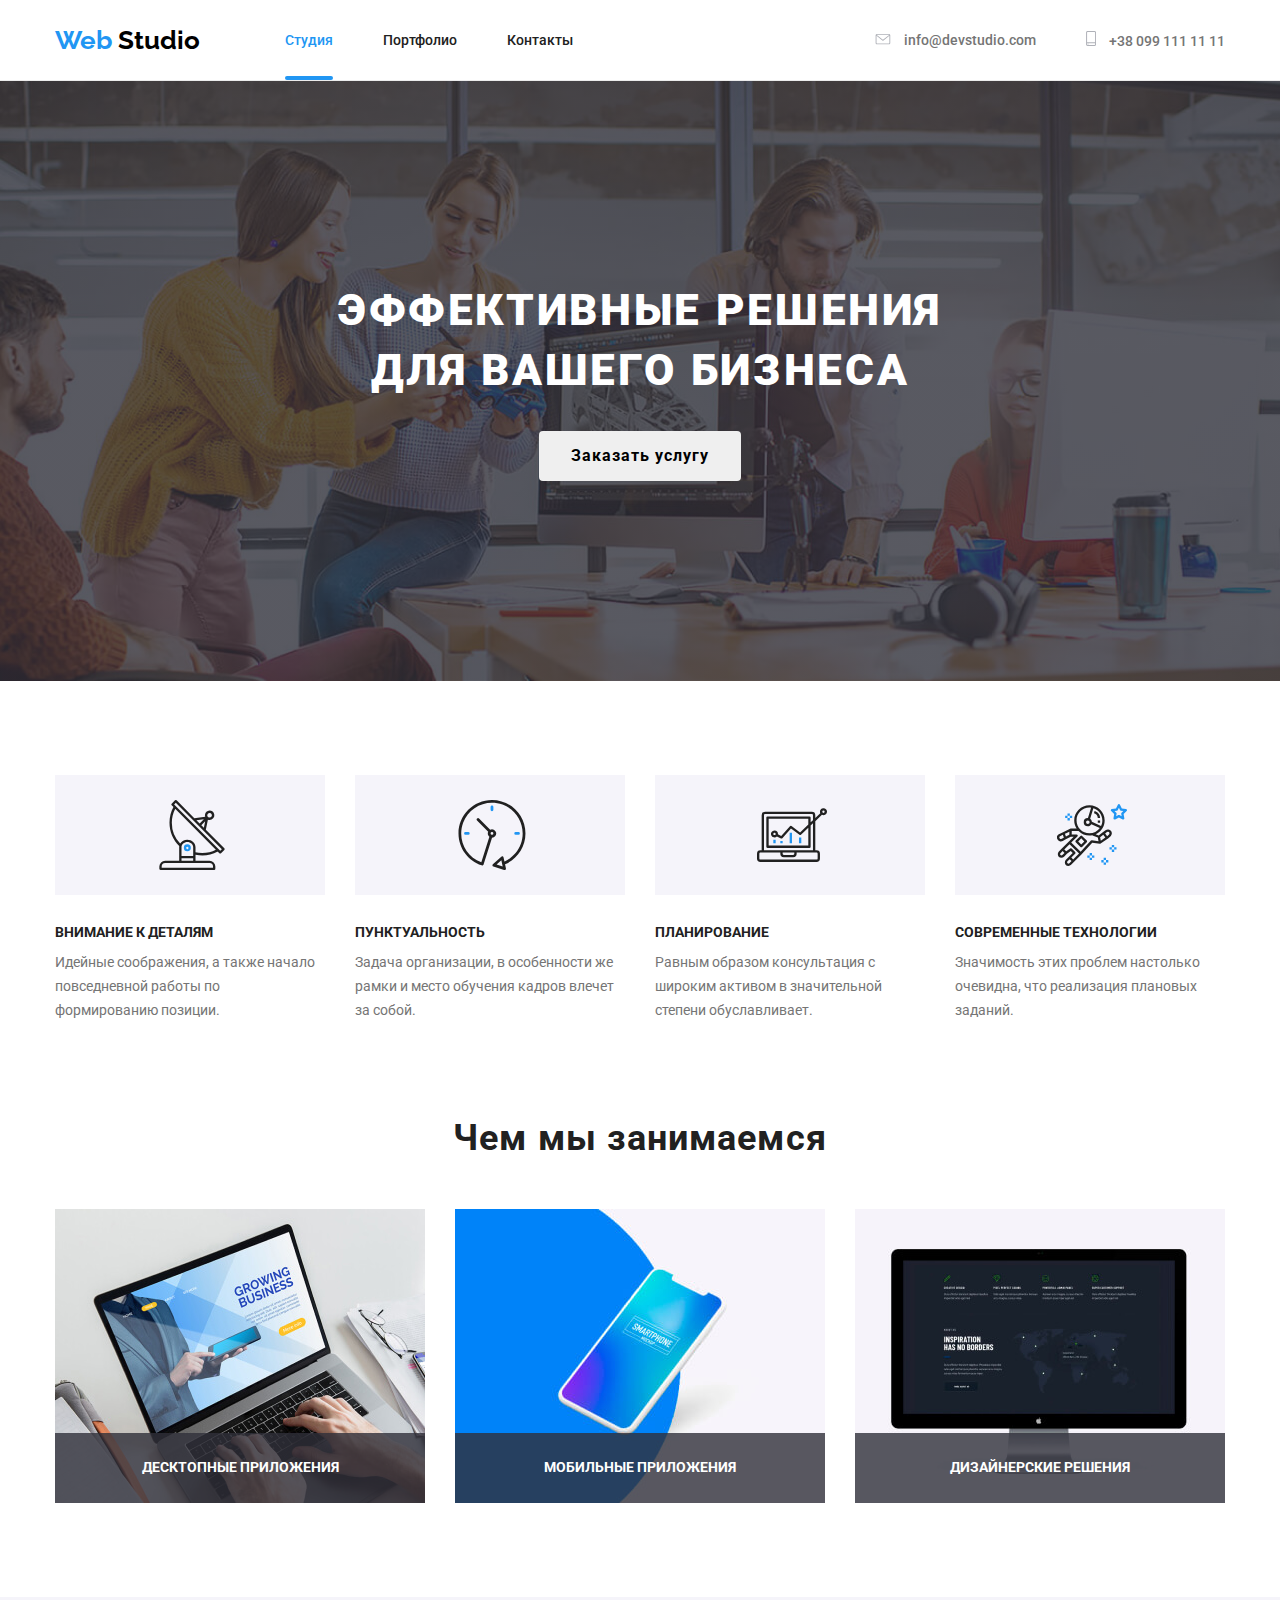
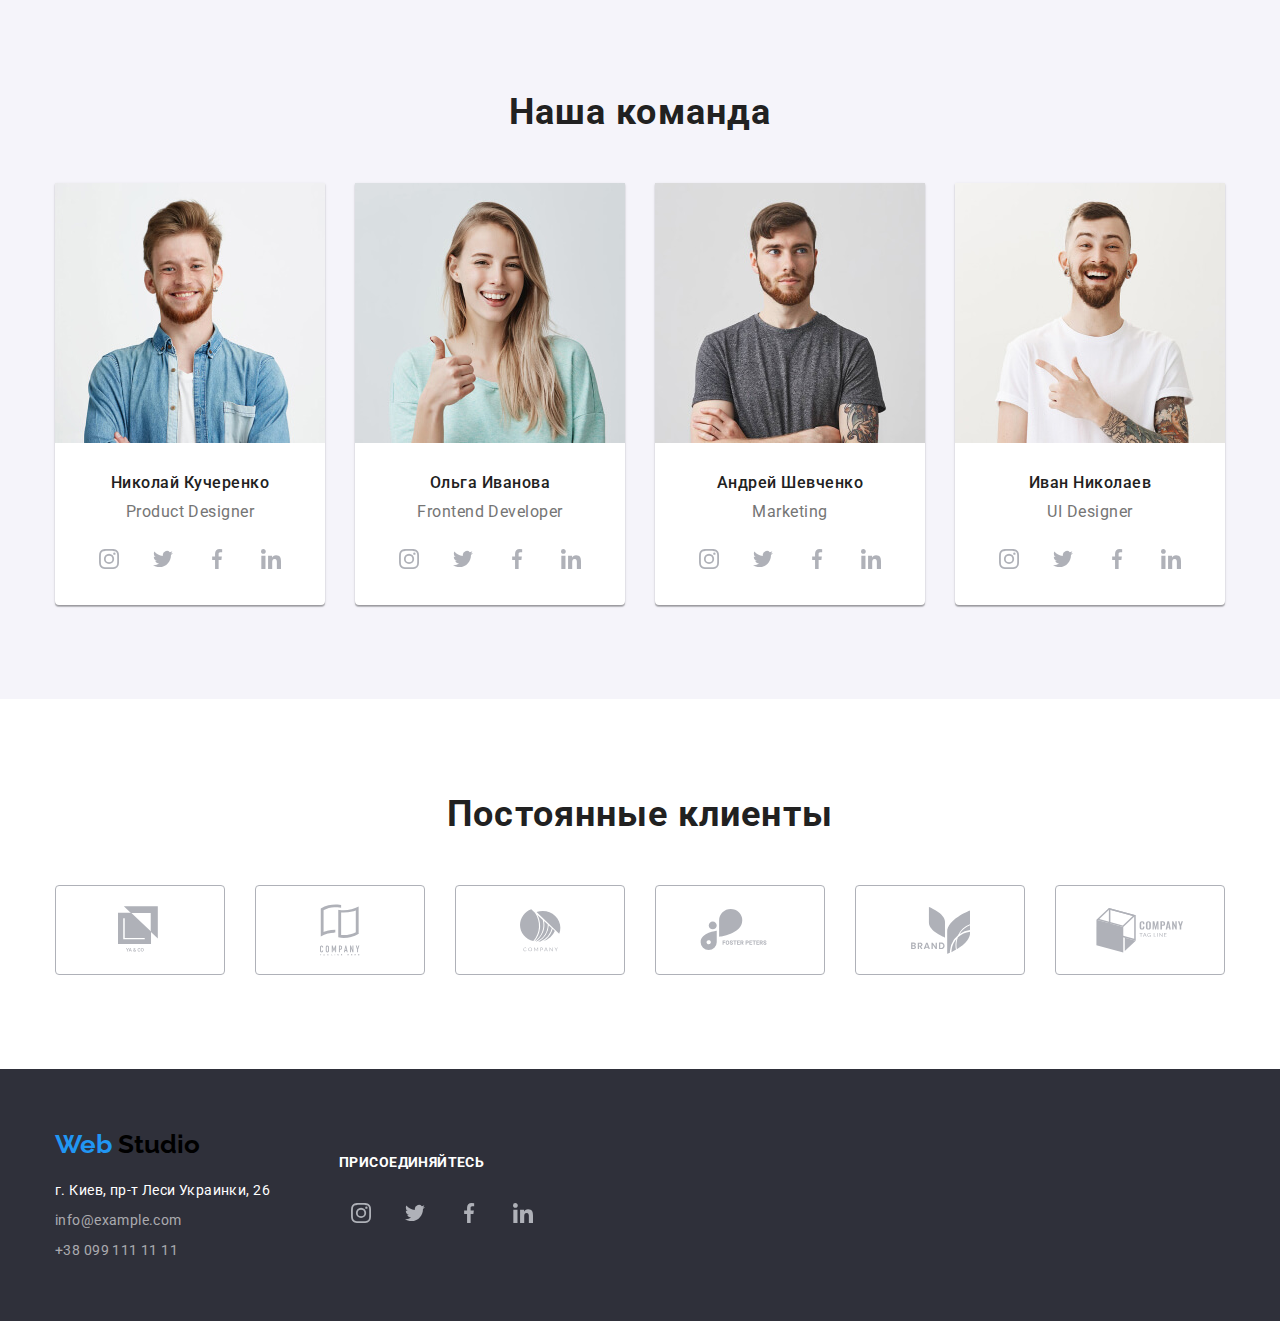
<file: index.html>
<!DOCTYPE html>
<html lang="ru">
  <head>
    <meta charset="UTF-8" />
    <meta name="viewport" content="width=device-width, initial-scale=1.0" />
    <title>Студия</title>
    <link href="https://fonts.googleapis.com/css2?family=Raleway:wght@700&family=Roboto:wght@400;500;700;900&display=swap" rel="stylesheet">
    <link rel="stylesheet" href="css/normalize.css">
    <link rel="stylesheet" href="css/styles.css">
    <link rel="stylesheet" href="css/animate.css">
  </head>
  <body>
    
    <header class="header-box">
      <!--WebStudio main information-->
      <div class="header-box-container container">
        <nav class="header-box-navigation">
          <a class="web-studio-logo web-studio-header-logo link" href="./index.html">
            <span class="web-logo-part">Web</span> 
            <span class="studio-logo-part">Studio</span>
          </a>
          <ul class="web-studio-menu list">
            <li class="web-studio-item">
              <a class="web-studio-item-link web-studio-item-link-active link"  href="./index.html">Студия</a>
            </li>
            <li class="web-studio-item">
              <a class="web-studio-item-link link" href="./portfolio.html">Портфолио</a>
            </li>
            <li class="web-studio-item">
              <a class="web-studio-item-link link" href="">Контакты</a>
            </li>
          </ul>
        </nav>
        <address class="contacts">
            <ul class="contacts-menu list">
              <li class="contacts-menu-item">
                <a class="contacts-menu-item-link contacts-menu-item-mailto contacts-menu-item-link-active link"  href="mailto:info@devstudio.com">
                <svg class="icon-envelope-svg">
                  <use href="./images/sprite.svg#icon-envelope">
                  </use>
                </svg>
                  <span class="mailto-text">info@devstudio.com
                </span>
                </a>
              </li>
              <li class="contacts-menu-item">
                <a class="contacts-menu-item-link contacts-menu-item-tel link"   href="tel:+380991111111">
                  <svg class="icon-smartphone-svg">
                    <use href="./images/sprite.svg#icon-smartphone">
                    </use>
                  </svg>
                  <span class="tel-number">+38 099 111 11 11
                  </span>
                </a>
              </li>
            </ul>
        </address>
      </div>
    </header>
    
    <main class="main">

      <!--Hero section-->

      <section class="hero-section">
        <div class="hero-section-overlay">
          <div class="hero-section-container container">
            <h1 class="hero-section-title">
            Эффективные решения
            <br />
            для вашего бизнеса
            </h1>
             <button data-modal-open class="hero-section-button" type="button" aria-label="Заказать услугу">Заказать услугу
             </button>
            </div>
          </div>
        </div>
      </section>

      <!--Our strengths section-->

      <section class="our-strengths-section">
        <div class="our-strengths-section-container container">
          <h2 class="our-strengths-section-title is-hidden" hidden>Наши сильные стороны</h2>
            <ul class="our-strengths-list list">
              <li class="our-strengths-item">
                <div class="our-strengths-section-pics">
                  <svg class="our-strengths-section-svg">
                    <use href="./images/sprite.svg#icon-antenna-1">
                    </use>
                  </svg>
                </div>
                <h3 class="our-strengths-item-title">Внимание к деталям</h3>
                <p class="our-strengths-item-info">
                 Идейные соображения, а также начало повседневной работы по
                 формированию позиции.
                </p>
              </li>
              <li class="our-strengths-item">
                <div class="our-strengths-section-pics">
                  <svg class="our-strengths-section-svg">
                    <use href="./images/sprite.svg#icon-clock-2">
                    </use>
                  </svg>
                </div>
                <h3 class="our-strengths-item-title">Пунктуальность</h3>
                <p class="our-strengths-item-info">
                Задача организации, в особенности же рамки и место обучения кадров
                влечет за собой.
                </p>
              </li>
              <li class="our-strengths-item" >
                <div class="our-strengths-section-pics">
                  <svg class="our-strengths-section-svg">
                    <use href="./images/sprite.svg#icon-diagram-3">
                    </use>
                  </svg>
                </div>
                <h3 class="our-strengths-item-title">Планирование</h3>
                <p class="our-strengths-item-info">
                Равным образом консультация с широким активом в значительной
                степени обуславливает.
                </p>
              </li>
              <li class="our-strengths-item">
                <div class="our-strengths-section-pics">
                  <svg class="our-strengths-section-svg">
                    <use href="./images/sprite.svg#icon-astronaut-4">
                    </use>
                  </svg>
                </div>
                <h3 class="our-strengths-item-title">Современные технологии</h3>
                <p class="our-strengths-item-info">
                Значимость этих проблем настолько очевидна, что реализация
                плановых заданий.
                </p>
              </li>
            </ul>
        </div>
      </section>

      <!--What we do section-->

      <section class="what-we-do-section">
        <div class="what-we-do-section-container container">
          <h2 class="what-we-do-section-title title">Чем мы занимаемся</h2>
            <ul class="what-we-do-list list">
            <li class="what-we-do-item"> 
              <div class="what-we-do-pic-wrapper">
                  <img class="what-we-do-pics"
                    src="./images/What_we_do_pics/Action-1.jpg"
                    alt="Фото создания десктопных приложений"
                    width="370"
                    height="294"
                    />
                  <div class="what-we-do-title-wrapper">
                    <h3 class="what-we-do-item-title">Десктопные приложения</h3>
                  </div>
              </div>
            </li>
            <li class="what-we-do-item"> 
              <div class="what-we-do-pic-wrapper">
                <img class="what-we-do-pics"
                  src="./images/What_we_do_pics/Action-2.jpg"
                  alt="Фото создания мобильных приложений"
                  width="370"
                  height="294"
                />
                <div class="what-we-do-title-wrapper">
                  <h3 class="what-we-do-item-title">Мобильные приложения</h3>
                </div>
              </div>
            </li>
            <li class="what-we-do-item">
              <div class="what-we-do-pic-wrapper">
                <img class="what-we-do-pics"
                  src="./images/What_we_do_pics/Action-3.jpg"
                  alt="Фото создания дизайнерских решений"
                  width="370"
                  height="294"
                 />
                 <div class="what-we-do-title-wrapper">
                  <h3 class="what-we-do-item-title">Дизайнерские решения</h3>
                </div>
              </div>
            </li>
          </ul>
        </div>
      </section>

      <!--Our team section-->

      <section class="our-team-section">
        <div class="our-team-section-container container">
        <h2 class="our-team-section-title title">Наша команда</h2>
        <ul class="our-team-list list">
          <li class="our-team-member">
            <img class="our-team-member-photo"
              src="./images/Pictures.jpg/Command_images/command-member-1.jpg"
              alt="Фото Николая Куреченко"
              width="270"
              height="260"
            />
            <h3 class="our-team-member-name">Николай Кучеренко</h3>
            <p class="our-team-member-profession" lang="en">Product Designer</p>
            <ul class="social-network-links-list list">
              <li class="social-network-link instagram-network-logo-link">
                <a class="social-network-link-logo" aria-label="Иконка инстаграма" href="">
                 <svg class="social-network-link-svg">
                   <use href="./images/sprite.svg#icon-instagram-1">
                   </use>
                 </svg>
                </a>
              </li>
              <li class="social-network-link twitter-network-logo-link">
                <a class="social-network-link-logo link" aria-label="Иконка твиттера" href="">
                  <svg class="social-network-link-svg">
                    <use href="./images/sprite.svg#icon-twitter-2">
                    </use>
                  </svg>
                </a>
              </li>
              <li class="social-network-link facebook-network-logo-link">
                <a class="social-network-link-logo link" aria-label="Иконка фейсбука" href="">
                  <svg class="social-network-link-svg">
                    <use href="./images/sprite.svg#icon-facebook-3">
                    </use>
                  </svg>
                </a>
              </li>
              <li class="social-network-link linkedin-network-logo-link">
                <a class="social-network-link-logo link" aria-label="Иконка линкедина" href="">
                  <svg class="social-network-link-svg">
                    <use href="./images/sprite.svg#icon-linkedin-4">
                    </use>
                  </svg>
                </a>
              </li>
            </ul>
          </li>

          <li class="our-team-member">
            <div class="our-team-member-photo">
            <img
              src="./images/Pictures.jpg/Command_images/command-member-2.jpg"
              alt="Фото Ольги Ивановой"
              width="270"
              height="260"
            />
            </div>
            <h3 class="our-team-member-name">Ольга Иванова</h3>
            <p class="our-team-member-profession" lang="en">Frontend Developer</p>
            <ul class="social-network-links-list list">
              <li class="social-network-link instagram-network-logo-link">
                <a class="social-network-link-logo link" aria-label="Иконка инстаграма" href="">
                  <svg class="social-network-link-svg">
                    <use href="./images/sprite.svg#icon-instagram-1">
                    </use>
                  </svg>
                </a>
              </li>
              <li class="social-network-link twitter-network-logo-link">
                <a class="social-network-link-logo link" aria-label="Иконка твиттера" href="">
                  <svg class="social-network-link-svg">
                    <use href="./images/sprite.svg#icon-twitter-2">
                    </use>
                  </svg>
                </a>
              </li>
              <li class="social-network-link facebook-network-logo-link">
                <a class="social-network-link-logo link" aria-label="Иконка фейсбука" href="">
                  <svg class="social-network-link-svg">
                    <use href="./images/sprite.svg#icon-facebook-3">
                    </use>
                  </svg>
                </a>
              </li>
              <li class="social-network-link linkedin-network-logo-link">
                <a class="social-network-link-logo link" aria-label="Иконка линкедина" href="">
                  <svg class="social-network-link-svg">
                    <use href="./images/sprite.svg#icon-linkedin-4">
                    </use>
                  </svg>
                </a>
              </li>
            </ul>
          </li>

          <li class="our-team-member">
            <div class="our-team-member-photo">
            <img
              src="./images/Pictures.jpg/Command_images/command-member-3.jpg"
              alt="Фото Андрея Шевченко"
              width="270"
              height="260"
            />
            </div>
            <h3 class="our-team-member-name">Андрей Шевченко</h3>
            <p class="our-team-member-profession" lang="en">Marketing</p>
            <ul class="social-network-links-list list">
              <li class="social-network-link instagram-network-logo-link">
                <a class="social-network-link-logo link" aria-label="Иконка инстаграма" href="">
                  <svg class="social-network-link-svg">
                    <use href="./images/sprite.svg#icon-instagram-1">
                    </use>
                  </svg>
                </a>
              </li>
              <li class="social-network-link twitter-network-logo-link">
                <a class="social-network-link-logo link" aria-label="Иконка твиттера" href="">
                  <svg class="social-network-link-svg">
                    <use href="./images/sprite.svg#icon-twitter-2">
                    </use>
                  </svg>
                </a>
              </li>
              <li class="social-network-link facebook-network-logo-link">
                <a class="social-network-link-logo link" aria-label="Иконка фейсбука" href="" >
                  <svg class="social-network-link-svg">
                    <use href="./images/sprite.svg#icon-facebook-3">
                    </use>
                  </svg>
                </a>
              </li>
              <li class="social-network-link linkedin-network-logo-link">
                <a class="social-network-link-logo link" aria-label="Иконка линкедина" href="">
                  <svg class="social-network-link-svg">
                    <use href="./images/sprite.svg#icon-linkedin-4">
                    </use>
                  </svg>
                </a>
              </li>
            </ul>
          </li>

          <li class="our-team-member">
            <div class="our-team-member-photo">
            <img
              src="./images/Pictures.jpg/Command_images/command-member-4.jpg"
              alt="Фото Ивана Николаева"
              width="270"
              height="260"
            />
            </div>
            <h3 class="our-team-member-name">Иван Николаев</h3>
            <p class="our-team-member-profession" lang="en">UI Designer</p>
            <ul class="social-network-links-list list">
              <li class="social-network-link instagram-network-logo-link">
                <a class="social-network-link-logo link" aria-label="Иконка инстаграма" href="">
                  <svg class="social-network-link-svg">
                    <use href="./images/sprite.svg#icon-instagram-1">
                    </use>
                  </svg>
                </a>
              </li>
              <li class="social-network-link twitter-network-logo-link">
                <a class="social-network-link-logo link" aria-label="Иконка твиттера" href="">
                  <svg class="social-network-link-svg">
                    <use href="./images/sprite.svg#icon-twitter-2">
                    </use>
                  </svg>
                </a>
              </li>
              <li class="social-network-link facebook-network-logo-link">
                <a class="social-network-link-logo link" aria-label="Иконка фейсбука" href="">
                  <svg class="social-network-link-svg">
                    <use href="./images/sprite.svg#icon-facebook-3">
                    </use>
                  </svg>
                </a>
              </li>
              <li class="social-network-link linkedin-network-logo-link">
                <a class="social-network-link-logo link" aria-label="Иконка линкедина" href="">
                  <svg class="social-network-link-svg">
                    <use href="./images/sprite.svg#icon-linkedin-4">
                    </use>
                  </svg>
                </a>
              </li>
            </ul>
          </li>
        </ul>
      </div>
      </section>

      <!--Constant clients section-->

      <section class="contant-clients-section">
        <div class="constant-clients-section-container container">
        <h2 class="constant-clients-section-title title">Постоянные клиенты</h2>
        <ul class="constant-clients-section-list list">
          <li class="constant-clients-section-item">
            <a class="constant-clients-section-logo link" href="">
              <svg class="constant-clients-section-svg logo-1">
                <use href="./images/sprite.svg#icon-constant_clients_logo-1">
                </use>
              </svg>
              <!--"Логотип компании 1"-->
            </a>
          </li>
          <li class="constant-clients-section-item">
            <a class="constant-clients-section-logo link" href="">
              <svg class="constant-clients-section-svg logo-2">
                <use href="./images/sprite.svg#icon-constant_clients_logo-2">
                </use>
              </svg>
                <!--"Логотип компании 2"-->
            </a>
          </li>
          <li class="constant-clients-section-item">
            <a class="constant-clients-section-logo link" href="">
              <svg class="constant-clients-section-svg logo-3">
                <use href="./images/sprite.svg#icon-constant_clients_logo-3">
                </use>
              </svg>
                <!--"Логотип компании 3"-->
            </a>
          </li>
          <li class="constant-clients-section-item">
            <a class="constant-clients-section-logo link" href="">
              <svg class="constant-clients-section-svg logo-4">
                <use href="./images/sprite.svg#icon-constant_clients_logo-4">
                </use>
              </svg>
                <!--"Логотип компании 4"-->
            </a>
          </li>
          <li class="constant-clients-section-item">
            <a class="constant-clients-section-logo link" href="">
              <svg class="constant-clients-section-svg logo-5">
                <use href="./images/sprite.svg#icon-constant_clients_logo-5">
                </use>
              </svg>
                <!--"Логотип компании 5"-->
            </a>
          </li>
          <li class="constant-clients-section-item">
            <a class="constant-clients-section-logo link" href="">
              <svg class="constant-clients-section-svg logo-6">
                <use href="./images/sprite.svg#icon-constant_clients_logo-6">
                </use>
              </svg>
                <!--"Логотип компании 6"-->
            </a>
          </li>
        </ul>
      </div>
      </section>
    </main>

    <footer class="footer-box">
      
      <!--Footer contacts section-->
      <div class="footer-box-container container">
        <div class="footer-box-contacts">
            <a class="web-studio-logo web-studio-footer-logo link" href="./index.html">
              <span class="web-logo-part">Web</span> 
              <span class="studio-logo-part">Studio</span>
            </a>
          <address class="footer-contacts">
            <ul class="footer-contacts-list list">
              <li class="footer-contacts-item">
                  <a class="footer-contacts-item-link footer-contacts-item-address link" href="https://goo.gl/maps/wAixXiMxQ6tdeZB17" target="_blank"
                  >г. Киев, пр-т Леси Украинки, 26</a>
              </li>
              <li class="footer-contacts-item">
                  <a class="footer-contacts-item-link footer-contacts-item-requisites link" href="mailto:info@example.com">info@example.com</a>
              </li>
              <li class="footer-contacts-item">
                  <a class="footer-contacts-item-link footer-contacts-item-requisites link" href="tel:+380991111111">+38 099 111 11 11</a>
              </li>
            </ul>
          </address>
        </div>

        <div class="join-us-box">
            <b class="join-us-text">присоединяйтесь</b>
          <ul class="social-network-links-list footer-social-network-links-list list">
            <li class="social-network-link instagram-network-logo-link footer-social-network-link">
              <a class="social-network-link-logo footer-social-network-link-logo link" aria-label="Иконка инстаграма" href="">
                <svg class="social-network-link-svg">
                  <use href="./images/sprite.svg#icon-instagram-1">
                  </use>
                </svg>
              </a>
            </li>
            <li class="social-network-link twitter-network-logo-link footer-social-network-link">
              <a class="social-network-link-logo footer-social-network-link-logo link" aria-label="Иконка твиттера" href="">
                <svg class="social-network-link-svg">
                  <use href="./images/sprite.svg#icon-twitter-2">
                  </use>
                </svg>
              </a>
            </li>
            <li class="social-network-link facebook-network-logo-link footer-social-network-link">
              <a class="social-network-link-logo footer-social-network-link-logo link" aria-label="Иконка фейсбука" href="">
                <svg class="social-network-link-svg">
                  <use href="./images/sprite.svg#icon-facebook-3">
                  </use>
                </svg>
              </a>
            </li>
            <li class="social-network-link linkedin-network-logo-link footer-social-network-link">
              <a class="social-network-link-logo footer-social-network-link-logo link" aria-label="Иконка линкедина" href="">
                <svg class="social-network-link-svg">
                  <use href="./images/sprite.svg#icon-linkedin-4">
                  </use>
                </svg>
              </a>
            </li>
          </ul>
        </div>
      </div> 
    </footer>

    <div class="backdrop is-hidden" data-modal>
      <div class="modal">
        <button class="button-close-modal" data-modal-close>
        </button>
        <p class="leave-the-details-text">Оставьте свои данные, мы вам перезвоним</p>
    </div>

    <script src="./js/modal.js"></script>
  </body>
</html>
</file>
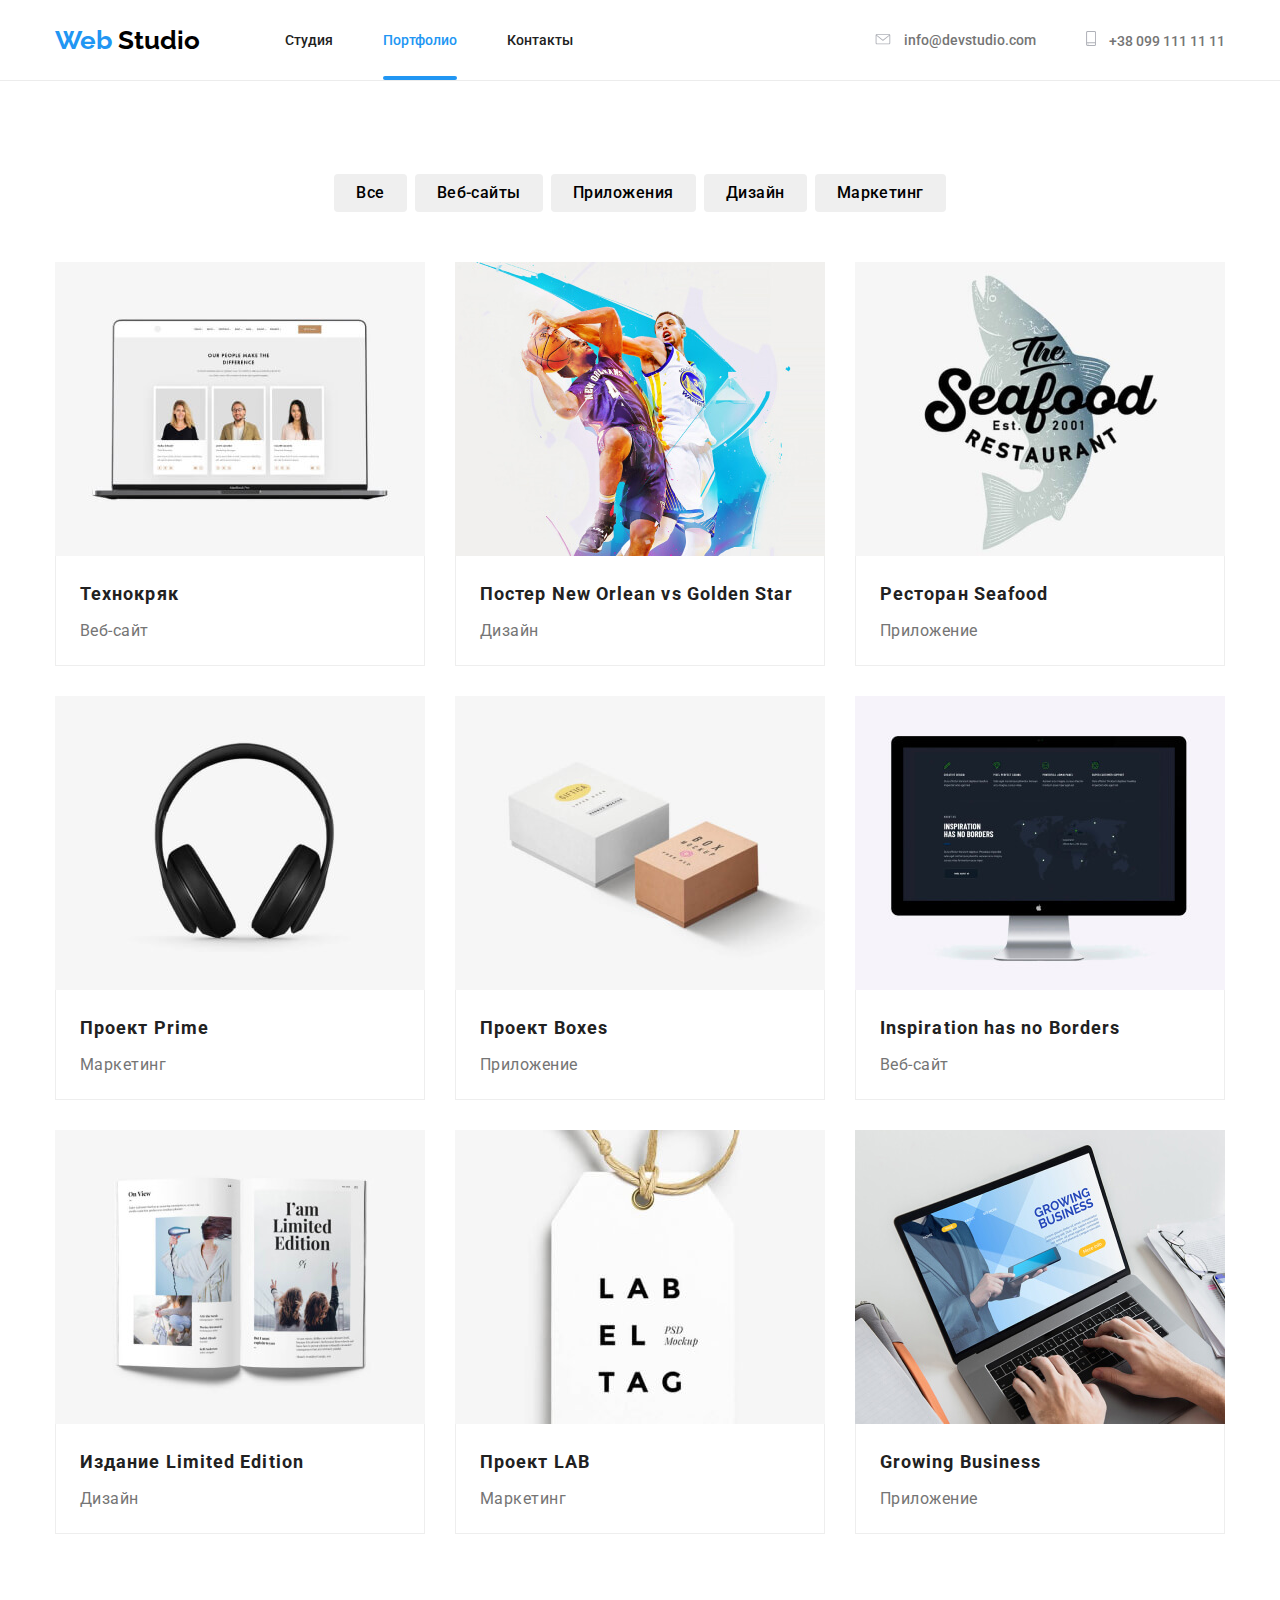
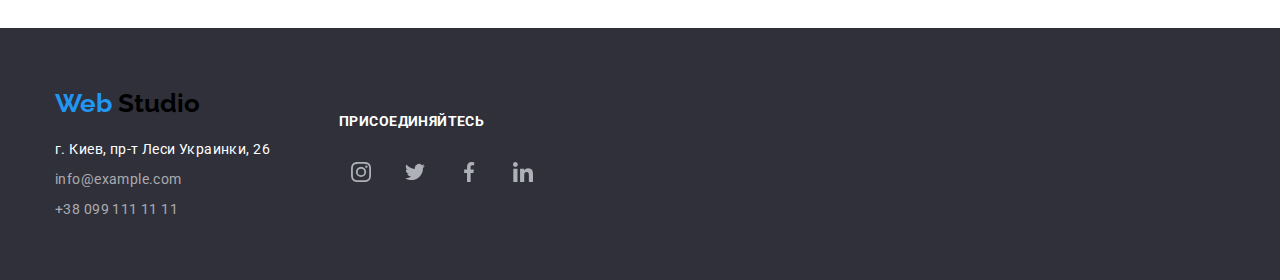
<file: portfolio.html>
<!DOCTYPE html>
<html lang="ru">
  <head>
    <meta charset="UTF-8" />
    <meta name="viewport" content="width=device-width, initial-scale=1.0" />
    <title>Портфолио</title>
    <link href="https://fonts.googleapis.com/css2?family=Raleway:wght@700&family=Roboto:wght@400;500;700;900&display=swap" rel="stylesheet"> 
    <link rel="stylesheet" href="css/normalize.css">
    <link rel="stylesheet" href="css/styles.css">
  </head>
  <body>
      
  <header class="header-box">
      <!--WebStudio main information-->
      <div class="header-box-container container">
        <nav class="header-box-navigation">
          <a class="web-studio-logo web-studio-header-logo link" href="./index.html">
            <span class="web-logo-part">Web</span> 
            <span class="studio-logo-part">Studio</span>
          </a>
          <ul class="web-studio-menu list">
            <li class="web-studio-item">
              <a class="web-studio-item-link link"  href="./index.html">Студия</a>
            </li>
            <li class="web-studio-item">
              <a class="web-studio-item-link web-studio-item-link-active link" href="./portfolio.html">Портфолио</a>
            </li>
            <li class="web-studio-item">
              <a class="web-studio-item-link link" href="">Контакты</a>
            </li>
          </ul>
        </nav>
        <address class="contacts">
          <ul class="contacts-menu list">
            <li class="contacts-menu-item">
              <a class="contacts-menu-item-link contacts-menu-item-mailto contacts-menu-item-link-active link"  href="mailto:info@devstudio.com">
              <svg class="icon-envelope-svg">
                <use href="./images/sprite.svg#icon-envelope">
                </use>
              </svg>
                <span class="mailto-text">info@devstudio.com
              </span>
              </a>
            </li>
            <li class="contacts-menu-item">
              <a class="contacts-menu-item-link contacts-menu-item-tel link"   href="tel:+380991111111">
                <svg class="icon-smartphone-svg">
                  <use href="./images/sprite.svg#icon-smartphone">
                  </use>
                </svg>
                <span class="tel-number">+38 099 111 11 11
                </span>
              </a>
            </li>
          </ul>
      </address>
      </div>
    </header>
    
    <main>
      <!--Section of project types-->

        <section class="project-types-section">
          <div class="project-types-section-container container">
          <h1 class="project-types-title" hidden>
            Типы наших проектов
          </h1>
          <ul class="project-types-list list">
            <li class="project-types-item">
                <button class="project-types-button" type="button" value="" aria-label="Все">Все
                </button>
            </li>
            <li class="project-types-item">
                <button class="project-types-button" type="button" value="" aria-label="Веб-сайты">Веб-сайты
                </button>
            </li>
            <li class="project-types-item">
                <button class="project-types-button" type="button" value="" aria-label="Приложения">Приложения
                </button>
            </li>
            <li class="project-types-item">
                <button class="project-types-button" type="button" value="" aria-label="Дизайн">Дизайн
                </button>
            </li>
            <li class="project-types-item">
                <button class="project-types-button" type="button" value="" aria-label="Маркетинг">Маркетинг
                </button>
            </li>
          </ul>
        </div>
        </section>

      <!--Our projects--> 

        <section class="our-projects-section">
          <div class="our-projects-section-container container">
            <h2 class="our-projects-title" hidden>
             Наши проекты
            </h2>
            <ul class="our-projects-list list">
              <li class="our-projects-item">
                <a class="our-projects-item-link link" href="">
                    <div class="our-projects-photo-wrapper">  
                      <img class="our-projects-item-photo"
                        src="./images/Our_projects_pics/Our_project_01.jpg"
                        alt="Картинка вебсайта"
                        width="370"
                        height="294"
                      />
                      <div class="our-projects-overlay">
                        <p class="our-projects-item-description">
                          Технокряк это современная площадка распространения коронавируса. Компании используют эту платформу для цифрового шпионажа и атак на защищённые сервера конкурентов.</p>
                      </div>
                    </div>
                    <div class="our-projects-information">
                      <h3 class="our-projects-item-title">Технокряк</h3>
                      <p class="our-projects-item-type">Веб-сайт</p>
                    </div>
                  </a>
                </li>
              <li class="our-projects-item">
                <a class="our-projects-item-link link" href="">
                  <div class="our-projects-photo-wrapper">  
                    <img class="our-projects-item-photo"
                      src="./images/Our_projects_pics/Our_project_02.jpg"
                      alt="Картинка дизайн проекта"
                      width="370"
                      height="294"
                    />
                    <div class="our-projects-overlay">
                      <p class="our-projects-item-description">
                        Технокряк это современная площадка распространения коронавируса. Компании используют эту платформу для цифрового шпионажа и атак на защищённые сервера конкурентов.</p>
                    </div>
                  </div>
                    <div class="our-projects-information">
                      <h3 class="our-projects-item-title">Постер <span lang="en">New Orlean vs Golden Star</span></h3>
                      <p class="our-projects-item-type">Дизайн</p>
                    </div>
                </a>
              </li>
              <li class="our-projects-item">
                <a class="our-projects-item-link link" href="">
                  <div class="our-projects-photo-wrapper">  
                    <img class="our-projects-item-photo"
                      src="./images/Our_projects_pics/Our_project_03.jpg"
                      alt="Картинка приложения ресторана"
                      width="370"
                      height="294"
                    />
                    <div class="our-projects-overlay">
                      <p class="our-projects-item-description">
                        Технокряк это современная площадка распространения коронавируса. Компании используют эту платформу для цифрового шпионажа и атак на защищённые сервера конкурентов.</p>
                    </div>
                  </div>
                    <div class="our-projects-information">
                      <h3 class="our-projects-item-title">Ресторан <span lang="en">Seafood</span></h3>
                      <p class="our-projects-item-type">Приложение</p>
                    </div>
                </a>
              </li>
              <li class="our-projects-item">
                <a class="our-projects-item-link link" href="">
                  <div class="our-projects-photo-wrapper">  
                    <img class="our-projects-item-photo"
                      src="./images/Our_projects_pics/Our_project_04.jpg"
                      alt="Картинка о маркетинге"
                      width="370"
                      height="294"
                    />
                    <div class="our-projects-overlay">
                      <p class="our-projects-item-description">
                        Технокряк это современная площадка распространения коронавируса. Компании используют эту платформу для цифрового шпионажа и атак на защищённые сервера конкурентов.</p>
                    </div>
                  </div>
                    <div class="our-projects-information">
                      <h3 class="our-projects-item-title">Проект <span lang="en">Prime</span></h3>
                      <p class="our-projects-item-type">Маркетинг</p>
                    </div>
                </a>
              </li>
              <li class="our-projects-item">
                <a class="our-projects-item-link link" href="">
                  <div class="our-projects-photo-wrapper">  
                    <img class="our-projects-item-photo"
                      src="./images/Our_projects_pics/Our_project_05.jpg"
                      alt="Картинка приложения проекта"
                      width="370"
                      height="294"
                    />
                    <div class="our-projects-overlay">
                      <p class="our-projects-item-description">
                        Технокряк это современная площадка распространения коронавируса. Компании используют эту платформу для цифрового шпионажа и атак на защищённые сервера конкурентов.</p>
                    </div>
                  </div>
                    <div class="our-projects-information">
                      <h3 class="our-projects-item-title">Проект <span lang="en">Boxes</span></h3>
                      <p class="our-projects-item-type">Приложение</p>
                    </div>
                  </a>
              </li>
              <li class="our-projects-item">
                <a class="our-projects-item-link link" href="">
                  <div class="our-projects-photo-wrapper">  
                    <img class="our-projects-item-photo"
                      src="./images/Our_projects_pics/Our_project_06.jpg"
                      alt="Картинка вебсайта"
                      width="370"
                      height="294"
                    />
                    <div class="our-projects-overlay">
                      <p class="our-projects-item-description">
                        Технокряк это современная площадка распространения коронавируса. Компании используют эту платформу для цифрового шпионажа и атак на защищённые сервера конкурентов.</p>
                    </div>
                  </div>
                    <div class="our-projects-information">
                      <h3 class="our-projects-item-title"><span lang="en">Inspiration has no Borders</span></h3>
                      <p class="our-projects-item-type">Веб-сайт</p>
                    </div>
                </a>
              </li>
              <li class="our-projects-item">
                <a class="our-projects-item-link link" href="">
                  <div class="our-projects-photo-wrapper">  
                    <img class="our-projects-item-photo"
                      src="./images/Our_projects_pics/Our_project_07.jpg"
                      alt="Картинка дизайн проекта"
                      width="370"
                      height="294"
                    />
                    <div class="our-projects-overlay">
                      <p class="our-projects-item-description">
                        Технокряк это современная площадка распространения коронавируса. Компании используют эту платформу для цифрового шпионажа и атак на защищённые сервера конкурентов.</p>
                    </div>
                  </div>
                    <div class="our-projects-information">
                      <h3 class="our-projects-item-title">Издание <span lang="en">Limited Edition</span></h3>
                      <p class="our-projects-item-type">Дизайн</p>
                    </div>
                </a>
              </li>
              <li class="our-projects-item">
                <a class="our-projects-item-link link" href="">
                  <div class="our-projects-photo-wrapper">  
                    <img class="our-projects-item-photo"
                      src="./images/Our_projects_pics/Our_project_08.jpg"
                      alt="Картинка маркетинг проекта"
                      width="370"
                      height="294"
                    />
                    <div class="our-projects-overlay">
                      <p class="our-projects-item-description">
                        Технокряк это современная площадка распространения коронавируса. Компании используют эту платформу для цифрового шпионажа и атак на защищённые сервера конкурентов.</p>
                    </div>
                  </div>
                    <div class="our-projects-information">
                      <h3 class="our-projects-item-title">Проект <span lang="en">LAB</span></h3>
                      <p class="our-projects-item-type">Маркетинг</p>
                    </div>
                </a>
              </li>
              <li class="our-projects-item">
                <a class="our-projects-item-link link" href="">
                  <div class="our-projects-photo-wrapper">  
                    <img class="our-projects-item-photo"
                      src="./images/Our_projects_pics/Our_project_09.jpg"
                      alt="Картинка приложения"
                      width="370"
                      height="294"
                    />
                    <div class="our-projects-overlay">
                      <p class="our-projects-item-description">
                        Технокряк это современная площадка распространения коронавируса. Компании используют эту платформу для цифрового шпионажа и атак на защищённые сервера конкурентов.</p>
                    </div>
                  </div>
                    <div class="our-projects-information">
                      <h3 class="our-projects-item-title"><span lang="en">Growing Business</span></h3>
                      <p class="our-projects-item-type">Приложение</p>
                    </div>
                </a>
              </li>
            </ul>
          </div>
      </section>
    </main>

    <footer class="footer-box">
      
      <!--Footer contacts section-->
      <div class="footer-box-container container">
        <div class="footer-box-contacts">
            <a class="web-studio-logo web-studio-footer-logo link" href="./index.html">
              <span class="web-logo-part">Web</span> 
              <span class="studio-logo-part">Studio</span>
            </a>
          <address class="footer-contacts">
            <ul class="footer-contacts-list list">
              <li class="footer-contacts-item">
                  <a class="footer-contacts-item-link footer-contacts-item-address link" href="https://goo.gl/maps/wAixXiMxQ6tdeZB17" target="_blank"
                  >г. Киев, пр-т Леси Украинки, 26</a>
              </li>
              <li class="footer-contacts-item">
                  <a class="footer-contacts-item-link footer-contacts-item-requisites link" href="mailto:info@example.com">info@example.com</a>
              </li>
              <li class="footer-contacts-item">
                  <a class="footer-contacts-item-link footer-contacts-item-requisites link" href="tel:+380991111111">+38 099 111 11 11</a>
              </li>
            </ul>
          </address>
        </div>

        <div class="join-us-box">
            <b class="join-us-text">присоединяйтесь</b>
          <ul class="social-network-links-list footer-social-network-links-list list">
            <li class="social-network-link instagram-network-logo-link footer-social-network-link">
              <a class="social-network-link-logo footer-social-network-link-logo link" aria-label="Иконка инстаграма" href="">
                <svg class="social-network-link-svg">
                  <use href="./images/sprite.svg#icon-instagram-1">
                  </use>
                </svg>
              </a>
            </li>
            <li class="social-network-link twitter-network-logo-link footer-social-network-link">
              <a class="social-network-link-logo footer-social-network-link-logo link" aria-label="Иконка твиттера" href="">
                <svg class="social-network-link-svg">
                  <use href="./images/sprite.svg#icon-twitter-2">
                  </use>
                </svg>
              </a>
            </li>
            <li class="social-network-link facebook-network-logo-link footer-social-network-link">
              <a class="social-network-link-logo footer-social-network-link-logo link" aria-label="Иконка фейсбука" href="">
                <svg class="social-network-link-svg">
                  <use href="./images/sprite.svg#icon-facebook-3">
                  </use>
                </svg>
              </a>
            </li>
            <li class="social-network-link linkedin-network-logo-link footer-social-network-link">
              <a class="social-network-link-logo footer-social-network-link-logo link" aria-label="Иконка линкедина" href="">
                <svg class="social-network-link-svg">
                  <use href="./images/sprite.svg#icon-linkedin-4">
                  </use>
                </svg>
              </a>
            </li>
          </ul>
        </div>
      </div> 
    </footer>

  </body>

</html>
</file>
<file: css/styles.css>
/*Common styles*/

/* Fonts
   Raleway bold 700
   Roboto Regular 400
   Roboto Medium 500
   Roboto Bold 700
   Roboto Black 900*/

   html {
    box-sizing: border-box;
}

*,
*::before,
*::after {
    box-sizing: inherit;
}

   :root {
    --main-font: "Roboto", sans-serif;
    --secondary-font: "Raleway", sans-serif;
    --dark-grey-text-color: #212121;
    --light-grey-text-color:#757575;
    --accent-blue-color:#2196F3;
    --dark-theme-text-color: #FFFFFF;
    --logo-black-color:#000000;
    --main-background-color:#E5E5E5;
    --lightest-background-color: #FFFFFF;
    --darker-background-color: #F5F4FA;
    --background-footer-color: #2F303A;
    --social-links-svg-main-color: #afb1b8;

}

body {
    /*width: 1600px;
    height: 2924px;*/
    background-color: var(--main-background-color) /*#E5E5E5*/;
    font-family: var(--main-font) /*'Roboto', Sans-serif*/;
    color: var(--dark-grey-text-color) /*#212121*/;
    font-size: 14px;
}

.link {
    text-decoration: none;
    display: block;
}

.list {
    list-style: none;
    margin: 0;
    padding: 0;
}

.container {
    width: 1200px;
    padding-left: 15px;
    padding-right: 15px;
    margin-left: auto;
    margin-right: auto;
}

h1, h2, h3, h4 {margin: 0;}

p, b {margin: 0;}

img, p, b {
    display: block;
}


/*.header-box*/

.header-box {
    background-color: var(--lightest-background-color);
    border: 0px;
    border-bottom: 1px solid #ECECEC;
}

.header-box-container {
    display: flex;
    align-items: center;
    justify-content: space-between;
}

.header-box-navigation {
    display: flex;
    align-items: center;
}
.web-studio-menu {
    display: flex; 
    align-items: center;
}

.contacts-menu { 
    display: flex; 
    align-items: center;
}

.web-studio-header-logo {
    margin-right: 85px; 
}

.web-studio-item-link {
    padding-top: 32px; 
    padding-bottom: 32px;
}

.web-studio-item:not(:last-child) {
    margin-right: 50px;
}

.contacts-menu-item:not(:last-child) {
    margin-right: 50px;
}

.web-studio-logo {
    font-family: var(--secondary-font) /*"Raleway", sans-serif*/;
    font-weight: 700; /*bold*/
    font-size: 26px;
    line-height: 1.19;
    letter-spacing: 0,03em;
}

.web-logo-part {
    color: var(--accent-blue-color) /*#2196F3*/;
}

.studio-logo-part {
    color: var(--logo-black-color) /*#000000*/;
}

.web-studio-item-link {
    color: var(--dark-grey-text-color) /*#212121*/;
}

.web-studio-item-link,
.contacts-menu-item-link,
.contacts-menu-item-link {
    font-style: normal;
    font-weight: 500;
    transition-property: color;
    transition: 250ms cubic-bezier(0.4, 0, 0.2, 1);
}

.web-studio-item-link,
.mailto-text,  
.tel-number {
    font-size: 14px;
    line-height: 1.143;
    letter-spacing: 0,02em;
}

.contacts-menu-item-link {
    color: var(--light-grey-text-color) /*#757575*/;
}

.web-studio-item-link:hover,
.web-studio-item-link:focus,
.contacts-menu-item-link:hover,
.contacts-menu-item-link:focus {
    color: var(--accent-blue-color); /*#2196F3*/
}

.web-studio-item-link-active {
    color: var(--accent-blue-color); /*#2196F3*/
}

.contacts-menu-item-mailto {
    display: block;
}

.contacts-menu {
    align-items: center;
}

.icon-envelope-svg {
    width: 16px;
    height: 11px;
    margin-right: 10px;
    fill: var(--social-links-svg-main-color);
    transition-property: fill;
    transition: 250ms cubic-bezier(0.4, 0, 0.2, 1);
}

.contacts-menu-item-tel {
    display: block;
}

.icon-smartphone-svg {
    width: 10px;
    height: 15px;
    fill: var(--social-links-svg-main-color); 
    margin-right: 10px;
    transition-property: fill;
    transition: 250ms cubic-bezier(0.4, 0, 0.2, 1);
}

.contacts-menu-item-link:hover svg {
    fill: var(--accent-blue-color);
}

.contacts-menu-item-link:focus svg {
    fill: var(--accent-blue-color);
}

/*Index.html Studio css*/

/*Hero section*/

.hero-section-overlay {
    max-width: 1600px;
    margin-left: auto;
    margin-right: auto;
    background-image: linear-gradient(to right,
        rgba(47, 48, 58, 0.8), rgba(47, 48, 58, 0.8)),
        url(../images/Hero/Hero.jpg);
    background-repeat: no-repeat;
    background-size: cover;
    background-position: center;
}

.hero-section-container {
    padding-top: 200px;
    padding-bottom: 200px;
}

.hero-section-title {
    font-weight: 900;
    font-size: 44px;
    line-height: 1.363;
    text-align: center;
    letter-spacing: 0.06em;
    text-transform: uppercase;
    color: var(--dark-theme-text-color) /*#FFFFFF*/;
}

.hero-section-title {
    margin-bottom: 30px;
}

.hero-section-button {
    transition: color 250ms cubic-bezier(0.4, 0, 0.2, 1),
    background-color 250ms cubic-bezier(0.4, 0, 0.2, 1);
    
    display: block;
    margin-left: auto;
    margin-right: auto;
    padding-top: 10px;
    padding-right: 32px;
    padding-bottom: 10px;
    padding-left: 32px;
}

.hero-section-button {
   font-weight: 700;/*bold*/
   font-size: 16px;
   line-height: 1.875;
   align-items: center;
   text-align: center;
   letter-spacing: 0.06em;
   border: 0px;
   border-radius: 4px;
}

.hero-section-button:hover,
.hero-section-button:focus {
    color: var(--dark-theme-text-color) /*#FFFFFF*/;
    background-color: var(--accent-blue-color) /*#2196F3*/;
}

/*Our strengths section*/

.is-hidden {
    display: none;
}

.our-strengths-section {
    background-color: var(--lightest-background-color);
    padding-top: 94px;
    padding-bottom: 47px;
}

.our-strengths-list {
    display: flex; 
    justify-content: center; 
}

.our-strengths-section-pics {
    width: 270px;
    height: 120px;
    text-align: center;
    padding: 25px 102px;
    background-color: var(--darker-background-color);
}

.our-strengths-section-pics {
    margin-bottom: 30px;
}

.our-strengths-item {
    width: 270px;
}

.our-strengths-item:not(:last-child) {
    margin-right: 30px;
}

.our-strengths-item-title:not(:last-child) {
    margin-bottom: 10px;
}

.our-strengths-section-svg {
    width: 70px;
    height: 70px;
}

.our-strengths-item-title {
   font-weight: 700;/*bold*/
   font-size: 14px;
   line-height: 1.14;
   letter-spacing: 0,03em;
   text-transform: uppercase;
   /*color: var(--dark-grey-text-color) #212121*/
}

.our-strengths-item-info {
   font-weight: 400;/*normal*/
   font-size: 14px;
   line-height: 1.71;
   letter-spacing: 0,03em;
   color: var(--light-grey-text-color) /*#757575*/;
}

/*What we do section*/

.title 
/*.what-we-do-section-title, 
.our-team-section-title,
.constant-clients-section-title*/ {
   font-weight: 700;/*bold*/
   font-size: 36px;
   line-height: 1.17;
   text-align: center;
   letter-spacing: 0.03em;
   /*color: var(--dark-grey-text-color) #212121*/
}

.what-we-do-section {
    background-color: var(--lightest-background-color);
    padding-top: 47px;
    padding-bottom: 94px;
}

.what-we-do-section-title {
    margin-bottom: 50px;
}

.what-we-do-list {
    display: flex; 
    justify-content: center;  
    align-items: center;
}

.what-we-do-item:not(:last-child) {
    margin-right: 30px;
}

.what-we-do-pic-wrapper {
    position: relative;
}

.what-we-do-title-wrapper {
    position: absolute;
    bottom: 0;
}


.what-we-do-item-title {
    align-items: center;
    justify-content: center;
    padding-top: 27px;
    padding-bottom: 27px;
}

.what-we-do-item-title {
    width: 370px;
    height: 70px;
    font-weight: 700;/*bold*/
    font-size: 14px;
    line-height: 1.14;
    text-align: center;
    letter-spacing: 0,03em;
    text-transform: uppercase;
    color: var(--dark-theme-text-color);
    background-color: rgba(47, 48, 58, 0.8);
    margin: 0;
}

/*Our team section*/

.our-team-section {
    background-color: var(--darker-background-color);
    padding-top: 94px;
    padding-bottom: 94px;
}

.our-team-section-title {
    margin-top: 0;
    margin-bottom: 50px;
}

.our-team-member:not(:last-child) {
    margin-right: 30px;
}

.our-team-member {
    box-shadow: 0px 1px 3px rgba(0, 0, 0, 0.12), 0px 1px 1px rgba(0, 0, 0, 0.14), 0px 2px 1px rgba(0, 0, 0, 0.2);
    border-radius: 0px 0px 4px 4px;
}

.our-team-member-photo {
    margin-bottom: 30px;
}

.our-team-member-name {
    margin-bottom: 10px;
}

.our-team-member-name,
.our-team-member-profession {
    font-size: 16px;
    line-height: 1.19;
    text-align: center;
    letter-spacing: 0.03em;
}

.our-team-member-name {
    font-weight: 500;
     /*color: var(--dark-grey-text-color) #212121*/
}

.our-team-member-profession {
    font-weight: 400; /*normal*/
    color: var(--light-grey-text-color) /*#757575*/;
}

.our-team-list {
    display: flex; 
    justify-content: center;
    align-items: center;
}

.our-team-member {
    background:  var(--lightest-background-color);
}

.social-network-links-list {
    display: flex; 
    justify-content: center;
    align-content: center;
}

.our-team-member .social-network-links-list {
    padding-top: 16px;
    padding-bottom: 24px;
}

.social-network-link-logo {
    width: 44px;
    height: 44px;
    display: flex;
    justify-content: center;
    align-items: center;

    background-size: 20px;
    background-repeat: no-repeat;
    background-position: center;
    border-radius: 50%;

    transition-property: background-color;
    transition: 250ms cubic-bezier(0.4, 0, 0.2, 1);
}

.social-network-link:not(:last-child) {
    margin-right: 10px;
}

.social-network-link-svg {
    width: 20px;
    height: 20px;
    fill: var(--social-links-svg-main-color);
    transition-property: fill;
    transition: 250ms cubic-bezier(0.4, 0, 0.2, 1);
}

.social-network-link-logo:hover svg{
    fill: var(--dark-theme-text-color);
}

.social-network-link-logo:focus svg{
    fill: var(--dark-theme-text-color);
}

.social-network-link-logo:hover {
    background-color: var(--accent-blue-color);
}

.social-network-link-logo:focus {
    background-color: var(--accent-blue-color);
}

/*Constant clients section*/

.contant-clients-section {
    background-color: var(--lightest-background-color);
    padding-top: 94px;
    padding-bottom: 94px;
}

.constant-clients-section-title {
    margin-bottom: 50px;
}

.constant-clients-section-list {
    display: flex; 
    justify-content: center;  
    align-items: center;
}

.constant-clients-section-logo {
    display: flex;
    width: 170px;
    height: 90px;
    border: 1px solid #AFB1B8;
    border-radius: 4px;
    justify-content: center;
    align-items: center;

    transition-property: border;
    transition: 250ms cubic-bezier(0.4, 0, 0.2, 1);
}

.constant-clients-section-item:not(:last-child) {
    margin-right: 30px;
}

.constant-clients-section-svg {
    transition-property: fill;
    transition: 250ms cubic-bezier(0.4, 0, 0.2, 1);
}

.constant-clients-section-logo .logo-1 {
    width: 44px;
    height: 49px;
}

.constant-clients-section-logo .logo-2 {
    width: 40px;
    height: 52px;
}

.constant-clients-section-logo .logo-3 {
    width: 41px;
    height: 43px;
}

.constant-clients-section-logo .logo-4 {
    width: 80px;
    height: 42px;
}

.constant-clients-section-logo .logo-5 {
    width: 59px;
    height: 47px;
}

.constant-clients-section-logo .logo-6 {
    width: 88px;
    height: 45px;
}

.constant-clients-section-logo:hover {
    border: 1px solid var(--accent-blue-color);
}

.constant-clients-section-logo:focus {
    border: 1px solid var(--accent-blue-color);
}

.constant-clients-section-svg {
  fill: var(--social-links-svg-main-color);
}

.constant-clients-section-logo:hover svg{
    fill: var(--accent-blue-color);
}

.constant-clients-section-logo:focus svg{
    fill: var(--accent-blue-color);
}

/*Backdrop css*/

.backdrop {
    position: fixed;
    top: 0;
    left: 0;
    
    width: 100%;
    height: 100%;
    
    background-color:rgba(0, 0, 0, 0.1);
    padding-top: 221px;
}

.backdrop .is-hidden .modal {
    transform: translate(-50%, -50%);
    opacity: 0;
    pointer-events: none;
}

.modal {
    position: absolute;
    top: 50%;
    left: 50%;
    transform: translate(-50%, -50%);
    animation-name: backInLeft;
    animation-duration: 500ms;
    animation-timing-function: linear;
    transition: transform 250ms cubic-bezier(0.4, 0, 0.2, 1);
        
    width: 528px;
    height: 581px;

    background-color: var(--lightest-background-color);
    box-shadow: 0px 1px 3px rgba(0, 0, 0, 0.12), 0px 1px 1px rgba(0, 0, 0, 0.14), 0px 2px 1px rgba(0, 0, 0, 0.2);
    border-radius: 4px;
}

.button-close-modal {
    display: flex;
    box-sizing: border-box;
    margin-left: auto;
    padding-top: 8px;
    padding-left: 8px;
    width: 30px;
    height: 30px;
}

.leave-the-details-text {
    font-weight: bold;
    font-size: 20px;
    line-height: 23px;
    text-align: center;
    letter-spacing: 0.03em;
}


/*Portfolio css*/

.web-studio-item-link-active {
    position: relative;
    color: var(--accent-blue-color); /*#2196F3*/
}


.web-studio-item-link-active::after {
    content: "";

    position: absolute;
    left: 0;
    bottom: 0;

    width: 100%;
    height: 4px;
    background: var(--accent-blue-color);
    border-radius: 2px;
}

.project-types-section {
    align-items: center;
    padding-top: 93px;
    padding-bottom: 25px;
    background-color: var(--lightest-background-color);
}

.our-projects-section {
    align-items: center;
    align-content: center;
    padding-top: 25px;
    padding-bottom: 94px;
    background-color: var(--lightest-background-color);
}

.project-types-list {
    display: flex; 
    flex-grow: 0;
    justify-content: center; 
}

.project-types-item:not(:last-child) {
    margin-right: 8px;
}

.project-types-button {
    transition: color 250ms cubic-bezier(0.4, 0, 0.2, 1),
    background-color 250ms cubic-bezier(0.4, 0, 0.2, 1);
    
    padding-top: 6px;
    padding-right: 22px;
    padding-bottom: 6px;
    padding-left: 22px;

    font-weight: 500;
    font-size: 16px;
    line-height: 1.625;
    text-align: center;
    letter-spacing: 0.03em;
    border: 0px;
    border-radius: 4px;
     /*color: var(--dark-grey-text-color) #212121*/
}


.project-types-button:hover,
.project-types-button:focus {
    background-color: var(--accent-blue-color) /*#2196F3*/;
    color: var(--dark-theme-text-color) /*#FFFFFF*/;
    box-shadow: 0px 3px 1px rgba(0, 0, 0, 0.1), 0px 1px 2px rgba(0, 0, 0, 0.08), 0px 2px 2px rgba(0, 0, 0, 0.12);
}

.our-projects-list {
    display: flex;
    flex-wrap: wrap;
    flex-grow: 0;
    justify-content: center; 
}

.our-projects-item:not(:nth-child(3n)) {
    margin-right: 30px;
}

.our-projects-item:not(:nth-child(n+7)) {
    margin-bottom: 30px;
}

.our-projects-item-link:hover {
    box-shadow: 0px 1px 1px rgba(0, 0, 0, 0.12), 0px 4px 4px rgba(0, 0, 0, 0.06), 1px 4px 6px rgba(0, 0, 0, 0.16);
}

.our-projects-item-link:focus {
    box-shadow: 0px 1px 1px rgba(0, 0, 0, 0.12), 0px 4px 4px rgba(0, 0, 0, 0.06), 1px 4px 6px rgba(0, 0, 0, 0.16);
}


.our-projects-photo-wrapper {
    position: relative;
    overflow: hidden;
}

.our-projects-overlay {
    /*content: ""*/
    position: absolute;
    top: 0;
    left: 0;
    width: 100%;
    height: 100%;
    background-color: var(--accent-blue-color);
    transform:translateY(+100%) ;
    transition: transform 250ms cubic-bezier(0.4, 0, 0.2, 1);
    opacity: 0;
}

.our-projects-item-link:hover .our-projects-overlay,
.our-projects-item-link:focus .our-projects-overlay {
    transform: translateY(0%);
    opacity: 1;
}


.our-projects-item-description {
    color: var(--dark-theme-text-color);
    padding-top: 63px;
    padding-right: 24px;
    padding-bottom: 63px;
    padding-left: 24px;

    font-weight: normal;
    font-size: 18px;
    line-height: 1.556;
    letter-spacing: 0.03em;
}

.our-projects-information {
    padding-top: 20px;
    padding-right: 24px;
    padding-bottom: 19px;
    padding-left: 24px;
    border: 0px;
    border-right: 1px solid #EEEEEE;
    border-bottom: 1px solid #EEEEEE;
    border-left: 1px solid #EEEEEE;
}

.our-projects-item-title {
    margin-bottom: 4px;
}

.our-projects-item-title {
    font-weight: 700;/*bold*/
    font-size: 18px;
    line-height: 2.00;
    letter-spacing: 0.06em;
    color: var(--dark-grey-text-color) /*#212121*/;
}

.our-projects-item-type {
    font-weight: 400; /*normal*/
    font-size: 16px;
    line-height: 1.875;
    letter-spacing: 0.03em;
    color: var(--light-grey-text-color) /*#757575*/;
}

/*Footer css*/

.footer-box {
    background-color: var(--background-footer-color);
    padding-top: 60px;
    padding-bottom: 60px;
}

.footer-box-container {
    display: flex;
    align-items: center;
}

.footer-box-contacts {
    margin-right: 69px;
}

.web-studio-footer-logo {
    margin-bottom: 20px;
    line-height: 1.192;
}

.footer-contacts-item:not(:last-child){
    margin-bottom: 9px;
}

.footer-contacts-item-link {
    font-weight: 400; /*normal*/
    font-style: normal;/*deletes automatic italic of link*/
    font-size: 14px;
    line-height: 1.5;
    letter-spacing: 0.03em;
}

.footer-contacts-item-address {
    color: var(--dark-theme-text-color) /*#FFFFFF*/;
}

.footer-contacts-item-requisites {
    color: rgba(255, 255, 255, 0.6);
}

.join-us-text {
    margin-bottom: 20px;
}

.join-us-text {
    font-weight: 700; /*bold*/
    font-size: 14px;
    line-height: 1.14;
    letter-spacing: 0.03em;
    text-transform: uppercase;
    color: var(--dark-theme-text-color) /*#FFFFFF*/;
}
</file>
